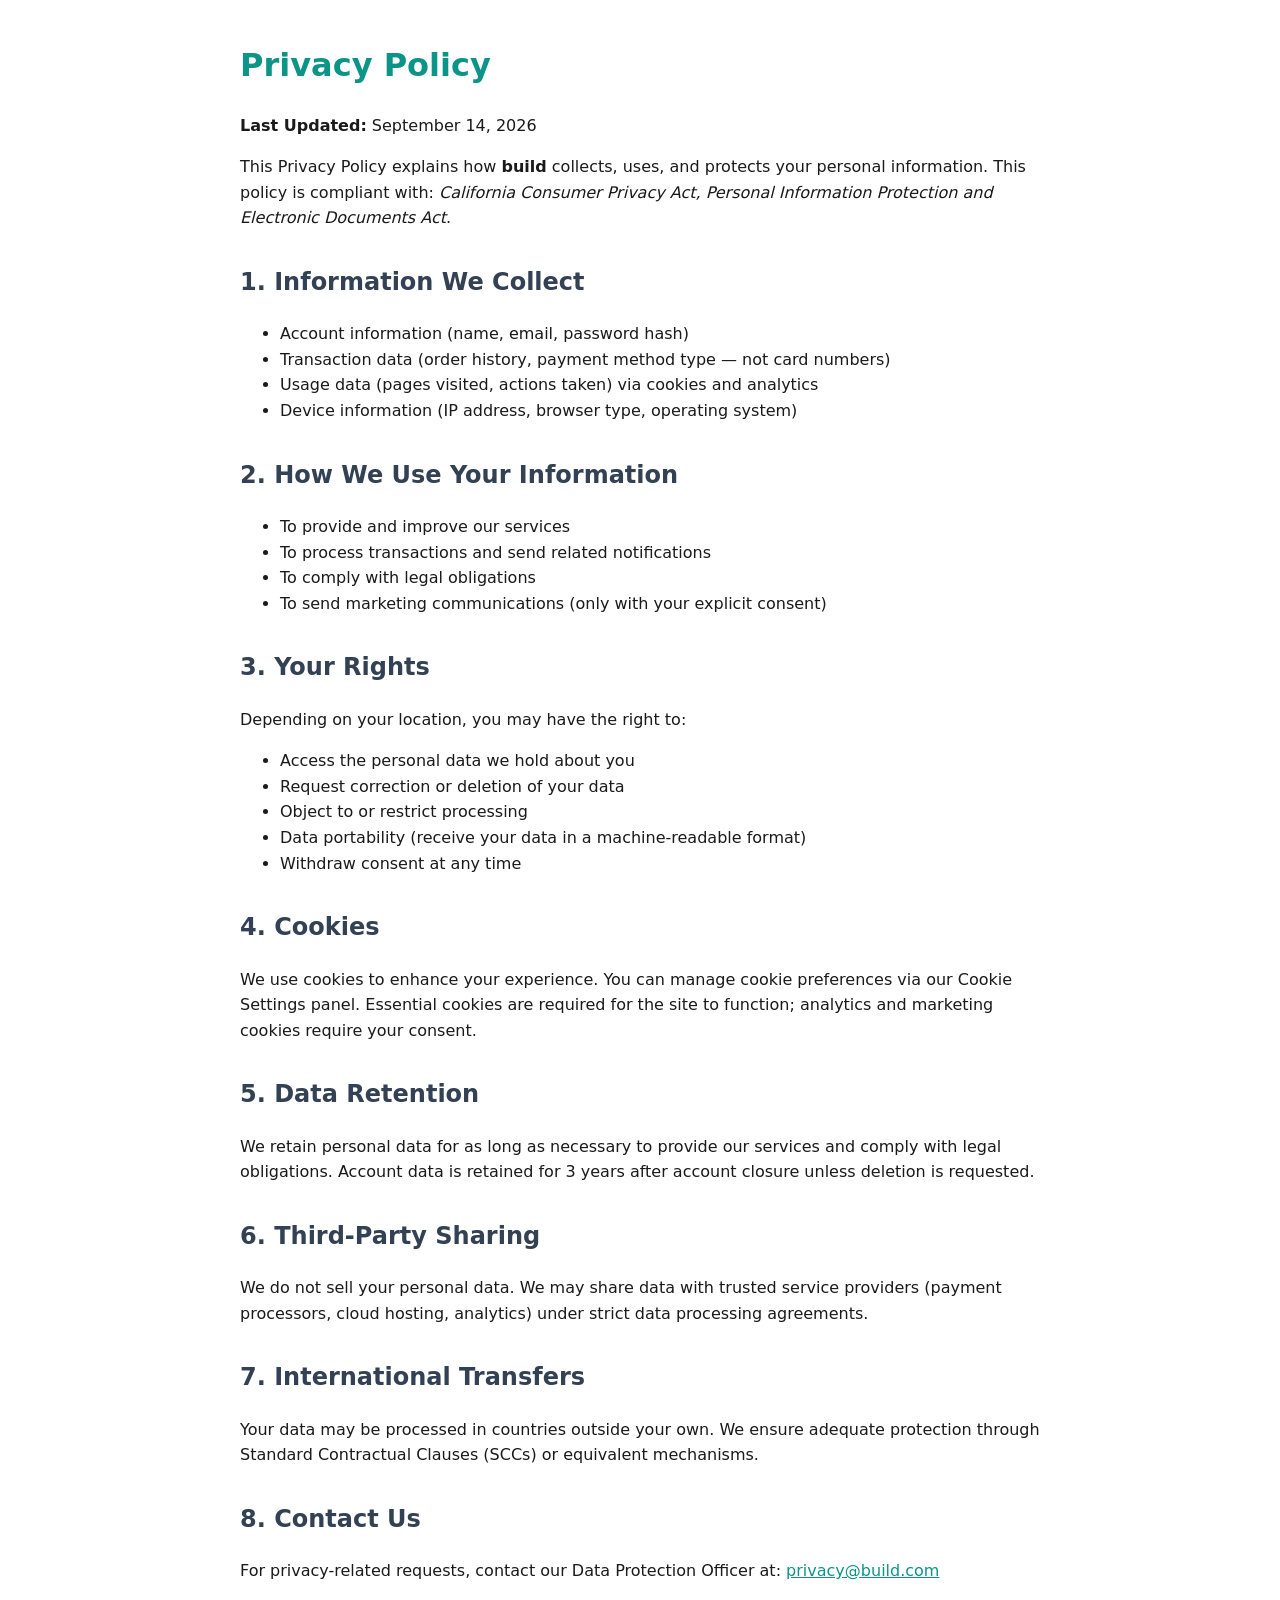
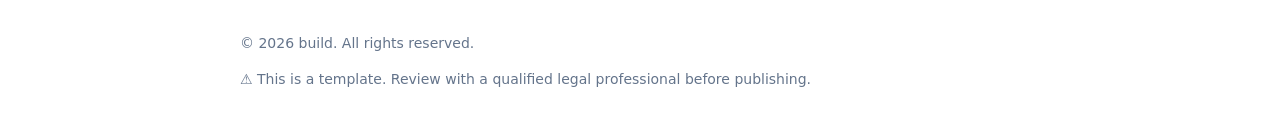
<file: privacy-policy.html>
<!doctype html>
<html lang="en">
  <head>
    <meta charset="UTF-8" />
    <meta name="viewport" content="width=device-width, initial-scale=1.0" />
    <title>Privacy Policy — build</title>
    <style>
      body {
        font-family: system-ui, sans-serif;
        max-width: 800px;
        margin: 40px auto;
        padding: 0 20px;
        line-height: 1.6;
        color: #1a1a1a;
      }
      h1 {
        color: #0d9488;
      }
      h2 {
        color: #334155;
        margin-top: 2rem;
      }
      a {
        color: #0d9488;
      }
      footer {
        margin-top: 3rem;
        color: #64748b;
        font-size: 0.875rem;
      }
    </style>
  </head>
  <body>
    <h1>Privacy Policy</h1>
    <p><strong>Last Updated:</strong> September 14, 2026</p>
    <p>
      This Privacy Policy explains how <strong>build</strong> collects, uses, and protects your
      personal information. This policy is compliant with:
      <em
        >California Consumer Privacy Act, Personal Information Protection and Electronic Documents
        Act</em
      >.
    </p>

    <h2>1. Information We Collect</h2>
    <ul>
      <li>Account information (name, email, password hash)</li>
      <li>Transaction data (order history, payment method type — not card numbers)</li>
      <li>Usage data (pages visited, actions taken) via cookies and analytics</li>
      <li>Device information (IP address, browser type, operating system)</li>
    </ul>

    <h2>2. How We Use Your Information</h2>
    <ul>
      <li>To provide and improve our services</li>
      <li>To process transactions and send related notifications</li>
      <li>To comply with legal obligations</li>
      <li>To send marketing communications (only with your explicit consent)</li>
    </ul>

    <h2>3. Your Rights</h2>
    <p>Depending on your location, you may have the right to:</p>
    <ul>
      <li>Access the personal data we hold about you</li>
      <li>Request correction or deletion of your data</li>
      <li>Object to or restrict processing</li>
      <li>Data portability (receive your data in a machine-readable format)</li>
      <li>Withdraw consent at any time</li>
    </ul>

    <h2>4. Cookies</h2>
    <p>
      We use cookies to enhance your experience. You can manage cookie preferences via our Cookie
      Settings panel. Essential cookies are required for the site to function; analytics and
      marketing cookies require your consent.
    </p>

    <h2>5. Data Retention</h2>
    <p>
      We retain personal data for as long as necessary to provide our services and comply with legal
      obligations. Account data is retained for 3 years after account closure unless deletion is
      requested.
    </p>

    <h2>6. Third-Party Sharing</h2>
    <p>
      We do not sell your personal data. We may share data with trusted service providers (payment
      processors, cloud hosting, analytics) under strict data processing agreements.
    </p>

    <h2>7. International Transfers</h2>
    <p>
      Your data may be processed in countries outside your own. We ensure adequate protection
      through Standard Contractual Clauses (SCCs) or equivalent mechanisms.
    </p>

    <h2>8. Contact Us</h2>
    <p>
      For privacy-related requests, contact our Data Protection Officer at:
      <a href="mailto:privacy@build.com"> privacy@build.com </a>
    </p>

    <footer>
      <p>© 2026 build. All rights reserved.</p>
      <p>⚠️ This is a template. Review with a qualified legal professional before publishing.</p>
    </footer>
  </body>
</html>
</file>
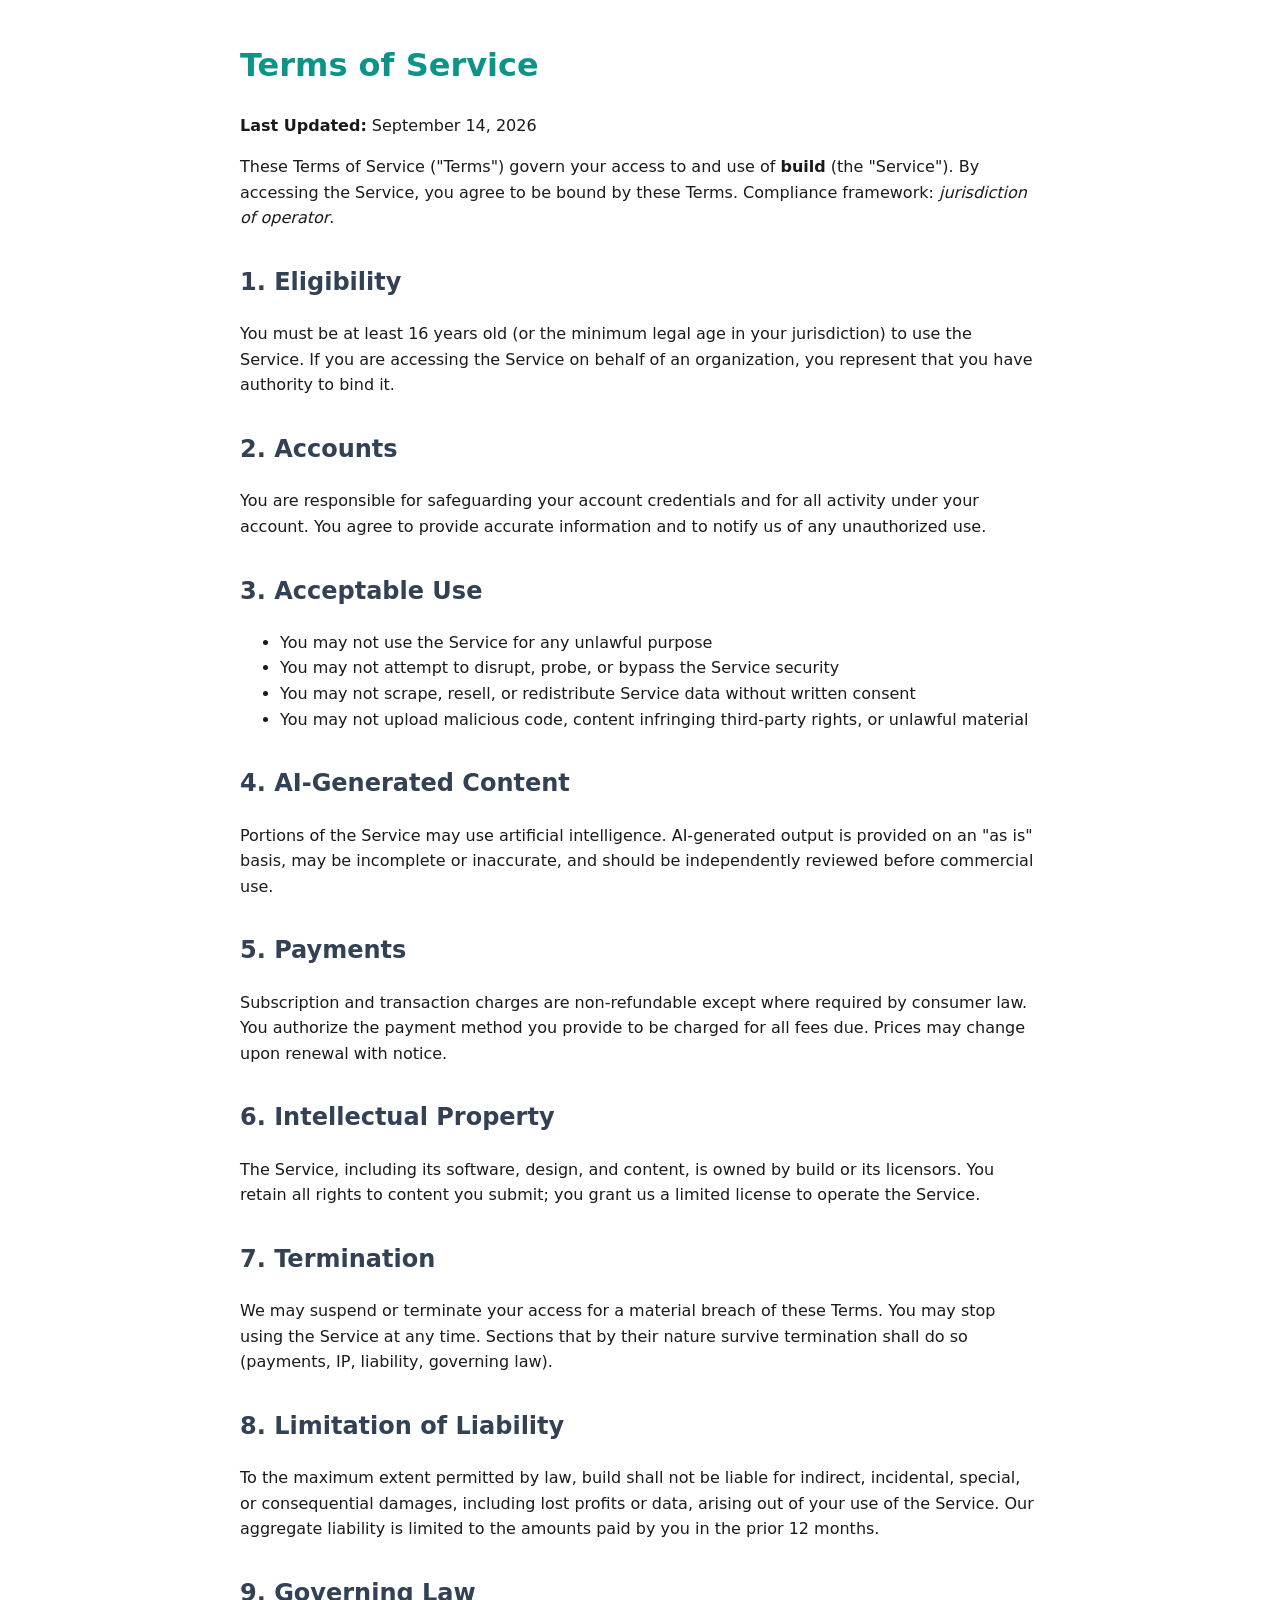
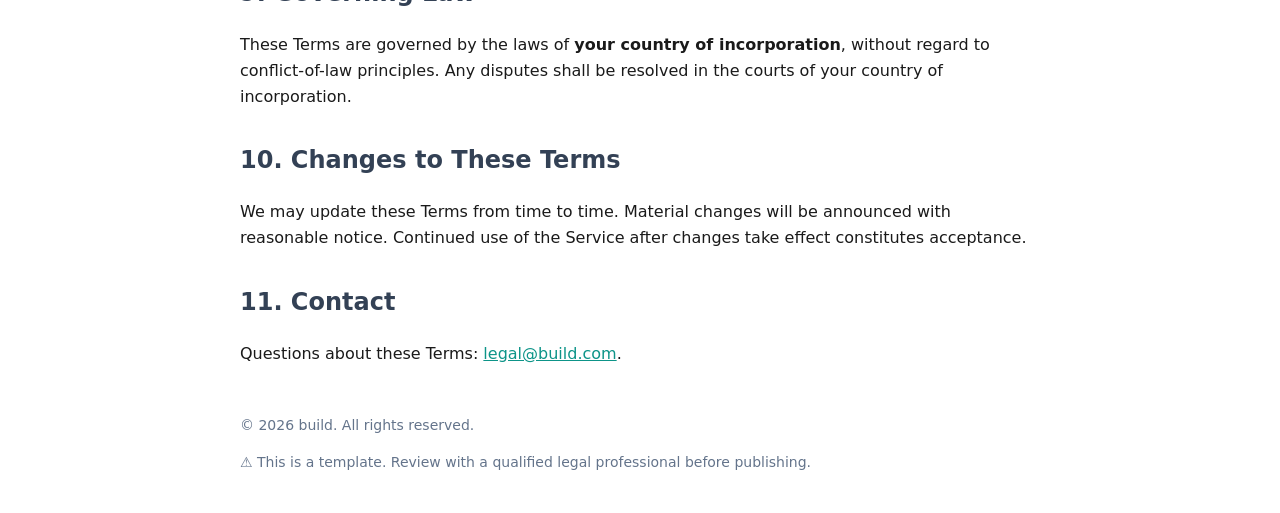
<file: terms-of-service.html>
<!doctype html>
<html lang="en">
  <head>
    <meta charset="UTF-8" />
    <meta name="viewport" content="width=device-width, initial-scale=1.0" />
    <title>Terms of Service — build</title>
    <style>
      body {
        font-family: system-ui, sans-serif;
        max-width: 800px;
        margin: 40px auto;
        padding: 0 20px;
        line-height: 1.6;
        color: #1a1a1a;
      }
      h1 {
        color: #0d9488;
      }
      h2 {
        color: #334155;
        margin-top: 2rem;
      }
      a {
        color: #0d9488;
      }
      footer {
        margin-top: 3rem;
        color: #64748b;
        font-size: 0.875rem;
      }
    </style>
  </head>
  <body>
    <h1>Terms of Service</h1>
    <p><strong>Last Updated:</strong> September 14, 2026</p>
    <p>
      These Terms of Service ("Terms") govern your access to and use of <strong>build</strong> (the
      "Service"). By accessing the Service, you agree to be bound by these Terms. Compliance
      framework: <em>jurisdiction of operator</em>.
    </p>

    <h2>1. Eligibility</h2>
    <p>
      You must be at least 16 years old (or the minimum legal age in your jurisdiction) to use the
      Service. If you are accessing the Service on behalf of an organization, you represent that you
      have authority to bind it.
    </p>

    <h2>2. Accounts</h2>
    <p>
      You are responsible for safeguarding your account credentials and for all activity under your
      account. You agree to provide accurate information and to notify us of any unauthorized use.
    </p>

    <h2>3. Acceptable Use</h2>
    <ul>
      <li>You may not use the Service for any unlawful purpose</li>
      <li>You may not attempt to disrupt, probe, or bypass the Service security</li>
      <li>You may not scrape, resell, or redistribute Service data without written consent</li>
      <li>
        You may not upload malicious code, content infringing third-party rights, or unlawful
        material
      </li>
    </ul>

    <h2>4. AI-Generated Content</h2>
    <p>
      Portions of the Service may use artificial intelligence. AI-generated output is provided on an
      "as is" basis, may be incomplete or inaccurate, and should be independently reviewed before
      commercial use.
    </p>

    <h2>5. Payments</h2>
    <p>
      Subscription and transaction charges are non-refundable except where required by consumer law.
      You authorize the payment method you provide to be charged for all fees due. Prices may change
      upon renewal with notice.
    </p>

    <h2>6. Intellectual Property</h2>
    <p>
      The Service, including its software, design, and content, is owned by build or its licensors.
      You retain all rights to content you submit; you grant us a limited license to operate the
      Service.
    </p>

    <h2>7. Termination</h2>
    <p>
      We may suspend or terminate your access for a material breach of these Terms. You may stop
      using the Service at any time. Sections that by their nature survive termination shall do so
      (payments, IP, liability, governing law).
    </p>

    <h2>8. Limitation of Liability</h2>
    <p>
      To the maximum extent permitted by law, build shall not be liable for indirect, incidental,
      special, or consequential damages, including lost profits or data, arising out of your use of
      the Service. Our aggregate liability is limited to the amounts paid by you in the prior 12
      months.
    </p>

    <h2>9. Governing Law</h2>
    <p>
      These Terms are governed by the laws of <strong>your country of incorporation</strong>,
      without regard to conflict-of-law principles. Any disputes shall be resolved in the courts of
      your country of incorporation.
    </p>

    <h2>10. Changes to These Terms</h2>
    <p>
      We may update these Terms from time to time. Material changes will be announced with
      reasonable notice. Continued use of the Service after changes take effect constitutes
      acceptance.
    </p>

    <h2>11. Contact</h2>
    <p>Questions about these Terms: <a href="mailto:legal@build.com">legal@build.com</a>.</p>

    <footer>
      <p>© 2026 build. All rights reserved.</p>
      <p>⚠️ This is a template. Review with a qualified legal professional before publishing.</p>
    </footer>
  </body>
</html>
</file>
